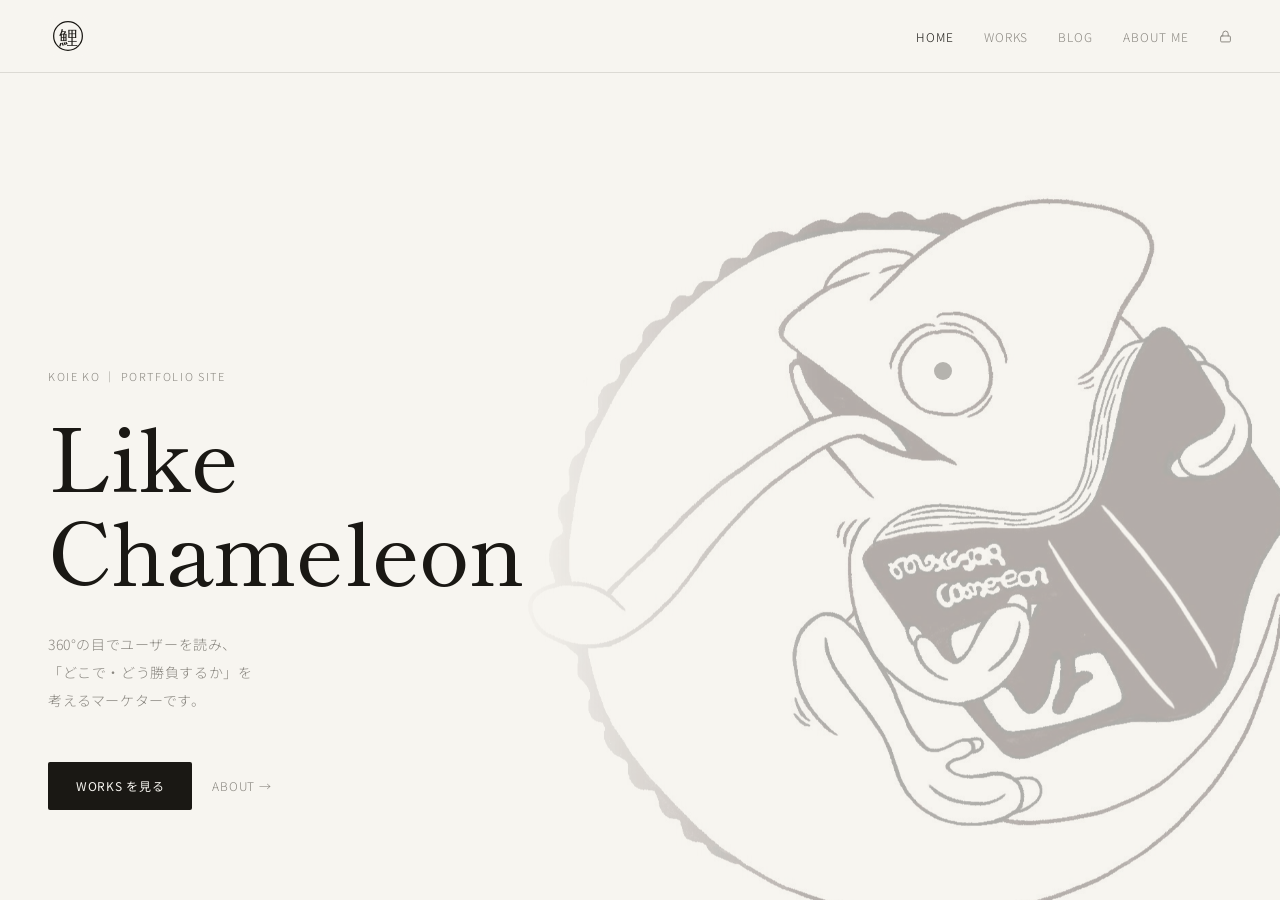
<file: index.html>
<!DOCTYPE html>
<html lang="ja">
<head>
<meta charset="UTF-8">
<meta name="viewport" content="width=device-width, initial-scale=1.0">
<meta name="color-scheme" content="light only">
<meta name="supported-color-schemes" content="light">
<title>鯉江 昂 — KO KOIE ｜ Marketing</title>
<meta name="description" content="鯉江 昂のポートフォリオサイトです。ユーザー理解とデータを起点に、「どこで・どう勝負するか」を考えるマーケターです。">
<link rel="canonical" href="https://koieko.com/">
<!-- OGP / Twitter Card -->
<meta property="og:type" content="website">
<meta property="og:site_name" content="鯉江 昂 — KO KOIE">
<meta property="og:title" content="鯉江 昂 — KO KOIE ｜ Marketing">
<meta property="og:description" content="鯉江 昂のポートフォリオサイトです。ユーザー理解とデータを起点に、「どこで・どう勝負するか」を考えるマーケターです。">
<meta property="og:url" content="https://koieko.com/">
<meta property="og:image" content="https://koieko.com/ogp.png">
<meta property="og:image:width" content="1200">
<meta property="og:image:height" content="630">
<meta property="og:image:alt" content="「鯉」の漢字を丸で囲んだロゴマークと、鯉江 昂 — KO KOIE / Marketing の文字">
<meta property="og:locale" content="ja_JP">
<meta name="twitter:card" content="summary_large_image">
<meta name="twitter:title" content="鯉江 昂 — KO KOIE ｜ Marketing">
<meta name="twitter:description" content="鯉江 昂のポートフォリオサイトです。ユーザー理解とデータを起点に、「どこで・どう勝負するか」を考えるマーケターです。">
<meta name="twitter:image" content="https://koieko.com/ogp.png">
<!-- favicon（鯉○モチーフ） -->
<link rel="icon" href="favicon.svg" type="image/svg+xml">
<link rel="icon" href="favicon.png" sizes="any">
<link rel="apple-touch-icon" href="favicon.png">
<link rel="preconnect" href="https://fonts.googleapis.com">
<link rel="preconnect" href="https://fonts.gstatic.com" crossorigin>
<link href="https://fonts.googleapis.com/css2?family=Noto+Sans+JP:wght@300;400;500;700&family=Noto+Serif+JP:wght@400;500&family=Shippori+Mincho:wght@400;500&display=swap&subset=japanese,latin" rel="stylesheet">
<link rel="stylesheet" href="assets/style.css">
<script type="application/ld+json">
{
  "@context": "https://schema.org",
  "@type": "Person",
  "name": "鯉江 昂",
  "alternateName": "KO KOIE",
  "url": "https://koieko.com/",
  "jobTitle": "マーケター",
  "description": "ユーザー理解とデータを起点に、「どこで・どう勝負するか」を考えるマーケター。"
}
</script>
</head>
<body class="loading">

<!-- ローディング：「鯉」を丸で囲む。円が一周描かれてからフェードアウト -->
<div id="loader">
  <div class="ld">
    <svg class="ld-ring" viewBox="0 0 100 100" aria-hidden="true"><circle cx="50" cy="50" r="46"/></svg>
    <span class="ld-kanji">鯉</span>
  </div>
</div>

<nav id="nav">
  <a class="brand" href="/" aria-label="Like Chameleon — Home">
    <span class="brand-mark"><img src="favicon.svg" width="40" height="40" alt="" aria-hidden="true" draggable="false"></span>
  </a>
  <ul class="lk">
    <li><a href="/" class="cur">Home</a></li>
    <li><a href="work.html">Works</a></li>
    <li><a href="blog.html">Blog</a></li>
    <li><a href="info.html">About me</a></li>
    <li class="lk-lock"><a href="aikotoba.html" aria-label="tools" title="tools"><svg xmlns="http://www.w3.org/2000/svg" width="13" height="13" viewBox="0 0 24 24" fill="none" stroke="currentColor" stroke-width="1.8" stroke-linecap="round" stroke-linejoin="round" aria-hidden="true" style="display:inline-block;vertical-align:-1px"><rect x="3" y="11" width="18" height="11" rx="2"/><path d="M7 11V7a5 5 0 0 1 10 0v4"/></svg></a></li>
  </ul>
</nav>

<section class="hero">
  <div class="hero-left">
    <p class="hero-label">KOIE KO ｜ Portfolio Site</p>
    <h1 class="hero-name">Like&thinsp;Chameleon</h1>
    <p class="hero-desc">
      360°の目でユーザーを読み、<br>
      「どこで・どう勝負するか」を<br>
      考えるマーケターです。
    </p>
    <div class="hero-actions">
      <a href="work.html" class="btn-primary">Works を見る</a>
      <a href="info.html" class="btn-link">About →</a>
    </div>
  </div>

  <div class="chameleon-bg" aria-hidden="true">
    <img class="cham-base" src="chameleon_noeyes.jpg" alt="">
    <span class="cham-pupil"></span>
  </div>
</section>

<script src="assets/site.js"></script>
</body>
</html>
</file>
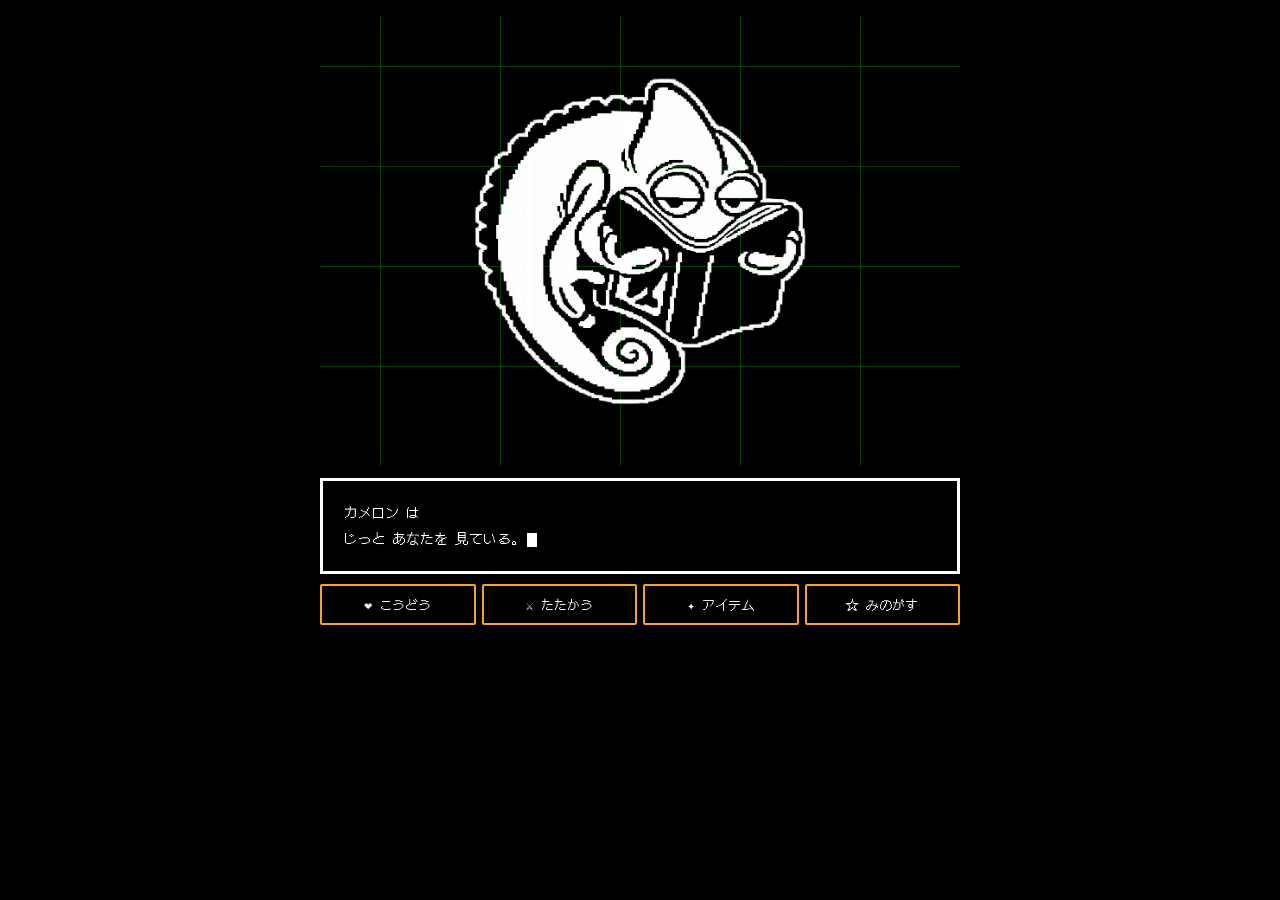
<file: aikotoba.html>
<!DOCTYPE html>
<html lang="ja">
<head>
<meta charset="UTF-8">
<meta name="viewport" content="width=device-width, initial-scale=1.0">
<meta name="robots" content="noindex">
<title>カメロン</title>
<link rel="icon" href="favicon.svg" type="image/svg+xml">
<link rel="icon" href="favicon.png" sizes="any">
<link rel="preconnect" href="https://fonts.googleapis.com">
<link rel="preconnect" href="https://fonts.gstatic.com" crossorigin>
<link href="https://fonts.googleapis.com/css2?family=DotGothic16&display=swap" rel="stylesheet">
<style>
* { box-sizing: border-box; margin: 0; padding: 0; }
html, body { height: 100%; background: #000; }
body {
  color: #fff;
  font-family: 'DotGothic16', monospace;
  font-size: 14px;
  display: flex;
  align-items: center;
  justify-content: center;
  height: 100vh;
  padding: 16px;
}
.ut {
  width: 100%;
  max-width: 640px;
  height: 100%;
  display: flex;
  flex-direction: column;
  align-items: center;
}

/* カメレオン：上半分を使う */
.ut-cham-wrap {
  width: 100%;
  flex: 1;
  max-height: 50vh;
  min-height: 0;
  display: flex;
  align-items: center;
  justify-content: center;
  background-color: #000;
  background-image:
    linear-gradient(rgba(0,255,0,0.25) 1px, transparent 1px),
    linear-gradient(90deg, rgba(0,255,0,0.25) 1px, transparent 1px);
  background-size: 120px 100px;
  background-position: 60px 50px;
}
.ut-cham {
  max-height: 38vh;
  max-width: 60%;
  width: auto;
  height: auto;
  object-fit: contain;
  opacity: 0;
  mix-blend-mode: screen;
  transition: opacity 0.3s ease;
  pointer-events: none;
}
.ut-cham.on { opacity: 1; }

/* ダイアログ */
.ut-dialog {
  width: 100%;
  border: 3px solid #fff;
  background: #000;
  margin: 12px 0 10px;
  height: 96px;
  flex-shrink: 0;
  display: flex;
  align-items: center;
  padding: 0 20px;
  overflow: hidden;
}
.ut-dialog-inner { width: 100%; }

.ut-plain {
  font-size: 14px;
  line-height: 1.85;
  color: #fff;
  white-space: pre-wrap;
}
.ut-cursor {
  display: inline-block;
  width: 10px;
  height: 14px;
  background: #fff;
  margin-left: 2px;
  vertical-align: middle;
  animation: blink 0.8s step-end infinite;
}
@keyframes blink { 50% { opacity: 0; } }

.ut-choices { display: flex; flex-direction: column; gap: 2px; }
.ut-choice {
  font-size: 14px;
  line-height: 1.85;
  color: #fff;
  display: flex;
  align-items: center;
  gap: 4px;
  cursor: pointer;
}
.ut-choice .heart { color: #e00; visibility: hidden; width: 16px; flex-shrink: 0; }
.ut-choice.selected .heart { visibility: visible; }

/* ボタン */
.ut-bottom { width: 100%; flex-shrink: 0; display: flex; flex-direction: column; gap: 8px; }
.ut-buttons { display: grid; grid-template-columns: repeat(4, 1fr); gap: 6px; }
.ut-btn {
  font-family: 'DotGothic16', monospace;
  font-size: 13px;
  color: #fff;
  background: #000;
  border: 2.5px solid #f5a623;
  border-radius: 2px;
  padding: 9px 4px;
  cursor: pointer;
  text-align: center;
  transition: background 0.15s, color 0.15s;
  white-space: nowrap;
}
.ut-btn:hover, .ut-btn.active { background: #f5a623; color: #000; }
.ut-btn:disabled { opacity: 0.3; cursor: default; pointer-events: none; }

.ut-input-row { display: none; align-items: center; gap: 8px; padding: 4px 0 0; }
.ut-input-row.show { display: flex; }
.ut-heart-icon { color: #fff; font-size: 14px; flex-shrink: 0; }
.ut-input {
  flex: 1;
  font-family: 'DotGothic16', monospace;
  font-size: 14px;
  color: #fff;
  background: #000;
  border: none;
  border-bottom: 2px solid #fff;
  padding: 4px 0;
  outline: none;
}
.ut-input::placeholder { color: #444; }
.ut-enter {
  font-family: 'DotGothic16', monospace;
  font-size: 12px;
  color: #000;
  background: #fff;
  border: none;
  padding: 7px 14px;
  cursor: pointer;
  flex-shrink: 0;
}
.ut-enter:hover { opacity: 0.75; }

.shake { animation: shake 0.35s ease; }
@keyframes shake {
  0%,100%{transform:translateX(0)}
  20%{transform:translateX(-5px)}
  40%{transform:translateX(5px)}
  60%{transform:translateX(-4px)}
  80%{transform:translateX(4px)}
}
@media(max-width:480px){ .ut-btn { font-size: 11px; padding: 8px 2px; } }
</style>
</head>
<body>
<div class="ut">

  <div class="ut-cham-wrap">
    <img class="ut-cham on" id="cA" src="cameleon_e.png" alt="">
  </div>

  <div class="ut-dialog" id="dialog">
    <div class="ut-dialog-inner" id="dinner"></div>
  </div>

  <div class="ut-bottom">
    <div class="ut-buttons">
      <button class="ut-btn" id="btnAct"   onclick="doAct()">❤ こうどう</button>
      <button class="ut-btn" id="btnFight" onclick="doOther('FIGHT')">⚔ たたかう</button>
      <button class="ut-btn" id="btnItem"  onclick="doOther('ITEM')">✦ アイテム</button>
      <button class="ut-btn" id="btnMercy" onclick="doMercy()">☆ みのがす</button>
    </div>
    <div class="ut-input-row" id="inputRow">
      <span class="ut-heart-icon">❤</span>
      <input class="ut-input" id="passInput" type="text" placeholder="合言葉を入力...">
      <button class="ut-enter" onclick="checkPass()">ENTER</button>
    </div>
  </div>

</div>
<script>
  const PASS = 'ハローワールド';
  const DEST = 'https://toolbox.koieko.com';
  let ignores = 0, frozen = false, wrongCount = 0;
  let mercyMode = false, selectedChoice = 0;

  function setPlain(t) {
    mercyMode = false;
    document.getElementById('dinner').innerHTML =
      '<div class="ut-plain">' + t + '<span class="ut-cursor"></span></div>';
  }

  function setChoices() {
    mercyMode = true;
    selectedChoice = 0;
    document.getElementById('dinner').innerHTML =
      '<div class="ut-choices">' +
        '<div class="ut-choice selected" id="ch0" onclick="clickChoice(0)">' +
          '<span class="heart">❤</span><span>❋ koieko.com にもどる</span>' +
        '</div>' +
        '<div class="ut-choice" id="ch1" onclick="clickChoice(1)">' +
          '<span class="heart">❤</span><span>❋ このままとどまる</span>' +
        '</div>' +
      '</div>';
  }

  function selectChoice(idx) {
    selectedChoice = idx;
    document.querySelectorAll('.ut-choice').forEach((el,i) => {
      el.classList.toggle('selected', i===idx);
    });
  }

  function clickChoice(idx) {
    selectChoice(idx);
    setTimeout(() => confirmChoice(), 100);
  }

  function confirmChoice() {
    if (selectedChoice === 0) {
      window.location.href = 'https://koieko.com';
    } else {
      mercyMode = false;
      document.querySelectorAll('.ut-btn').forEach(b => b.classList.remove('active'));
      setPlain('カメロン は\nじっと あなたを 見ている。');
    }
  }

  function hideInputRow() {
    document.getElementById('inputRow').classList.remove('show');
  }

  function doAct() {
    if (frozen) { setPlain('......\nページをめくる音だけがする。'); hideInputRow(); return; }
    document.querySelectorAll('.ut-btn').forEach(b => b.classList.remove('active'));
    document.getElementById('btnAct').classList.add('active');
    hideInputRow();
    document.getElementById('inputRow').classList.add('show');
    setPlain('合言葉を言ってみる。');
    document.getElementById('passInput').focus();
  }

  const fightTexts = ['そんなことをしたらページが消えてしまう。','まだやるのか。'];
  let fightIdx = 0;
  let itemMode = false;
  let selectedItem = 0;

  function setItemChoices() {
    itemMode = true;
    selectedItem = 0;
    document.getElementById('dinner').innerHTML =
      '<div class="ut-choices">' +
        '<div class="ut-choice selected" id="it0" onclick="clickItem(0)">' +
          '<span class="heart">❤</span><span>❋ 使いかけのアイデア</span>' +
        '</div>' +
        '<div class="ut-choice" id="it1" onclick="clickItem(1)">' +
          '<span class="heart">❤</span><span>❋ しおり</span>' +
        '</div>' +
      '</div>';
  }

  function selectItem(idx) {
    selectedItem = idx;
    document.querySelectorAll('.ut-choice').forEach((el,i) => {
      el.classList.toggle('selected', i===idx);
    });
  }

  function clickItem(idx) {
    selectItem(idx);
    setTimeout(() => useItem(idx), 100);
  }

  function useItem(idx) {
    itemMode = false;
    if (idx === 0) {
      setPlain('使いかけのアイデア を 使った。\n合言葉を 知っていれば\n秘密の世界へ 移動できる。');
    } else {
      setPlain('しおり を 使おうとした。\n……まだ 読み始めたばかりだ。\n今は 使えそうにない。');
    }
  }

  function doOther(action) {
    document.querySelectorAll('.ut-btn').forEach(b => b.classList.remove('active'));
    hideInputRow();
    itemMode = false;

    if (action === 'ITEM') {
      document.getElementById('btnItem').classList.add('active');
      setItemChoices();
      return;
    }

    if (frozen) { setPlain('......\nカメロンはもうこちらを見ていない。'); return; }

    if (action === 'FIGHT') {
      ignores++;
      const msg = fightTexts[Math.min(fightIdx, fightTexts.length-1)];
      fightIdx++;
      if (ignores===1) { setPlain(msg); }
      else { frozen=true; setPlain('......\nカメロンは本のページをめくった。\nもうこちらを見ていない。'); }
    }
  }

  function doMercy() {
    document.querySelectorAll('.ut-btn').forEach(b => b.classList.remove('active'));
    document.getElementById('btnMercy').classList.add('active');
    hideInputRow();
    setChoices();
  }

  function checkPass() {
    const val = document.getElementById('passInput').value.trim();
    if (val===PASS) {
      setPlain('...\nそうか。通れ。');
      hideInputRow();
      document.querySelectorAll('.ut-btn').forEach(b => { b.disabled=true; });
      setTimeout(() => { window.location.href = DEST; }, 1200);
    } else {
      wrongCount++;
      const msgs = ['ちがう。もう一度思い出せ。','それではない。','まだわからないのか。'];
      setPlain(msgs[Math.min(wrongCount-1, 2)]);
      const d = document.getElementById('dialog');
      d.classList.remove('shake'); void d.offsetWidth; d.classList.add('shake');
      document.getElementById('passInput').value = '';
    }
  }

  document.addEventListener('keydown', e => {
    if (mercyMode) {
      if (e.key==='ArrowUp' || e.key==='ArrowDown') { e.preventDefault(); selectChoice((selectedChoice+1)%2); }
      if (e.key==='Enter' || e.key==='z' || e.key==='Z') { e.preventDefault(); confirmChoice(); }
      return;
    }
    if (itemMode) {
      if (e.key==='ArrowUp' || e.key==='ArrowDown') { e.preventDefault(); selectItem((selectedItem+1)%2); }
      if (e.key==='Enter' || e.key==='z' || e.key==='Z') { e.preventDefault(); useItem(selectedItem); }
      return;
    }
    if (e.key==='Enter' && document.getElementById('inputRow').classList.contains('show')) {
      checkPass();
    }
  });

  setPlain('カメロン は\nじっと あなたを 見ている。');
</script>
</body>
</html>
</file>
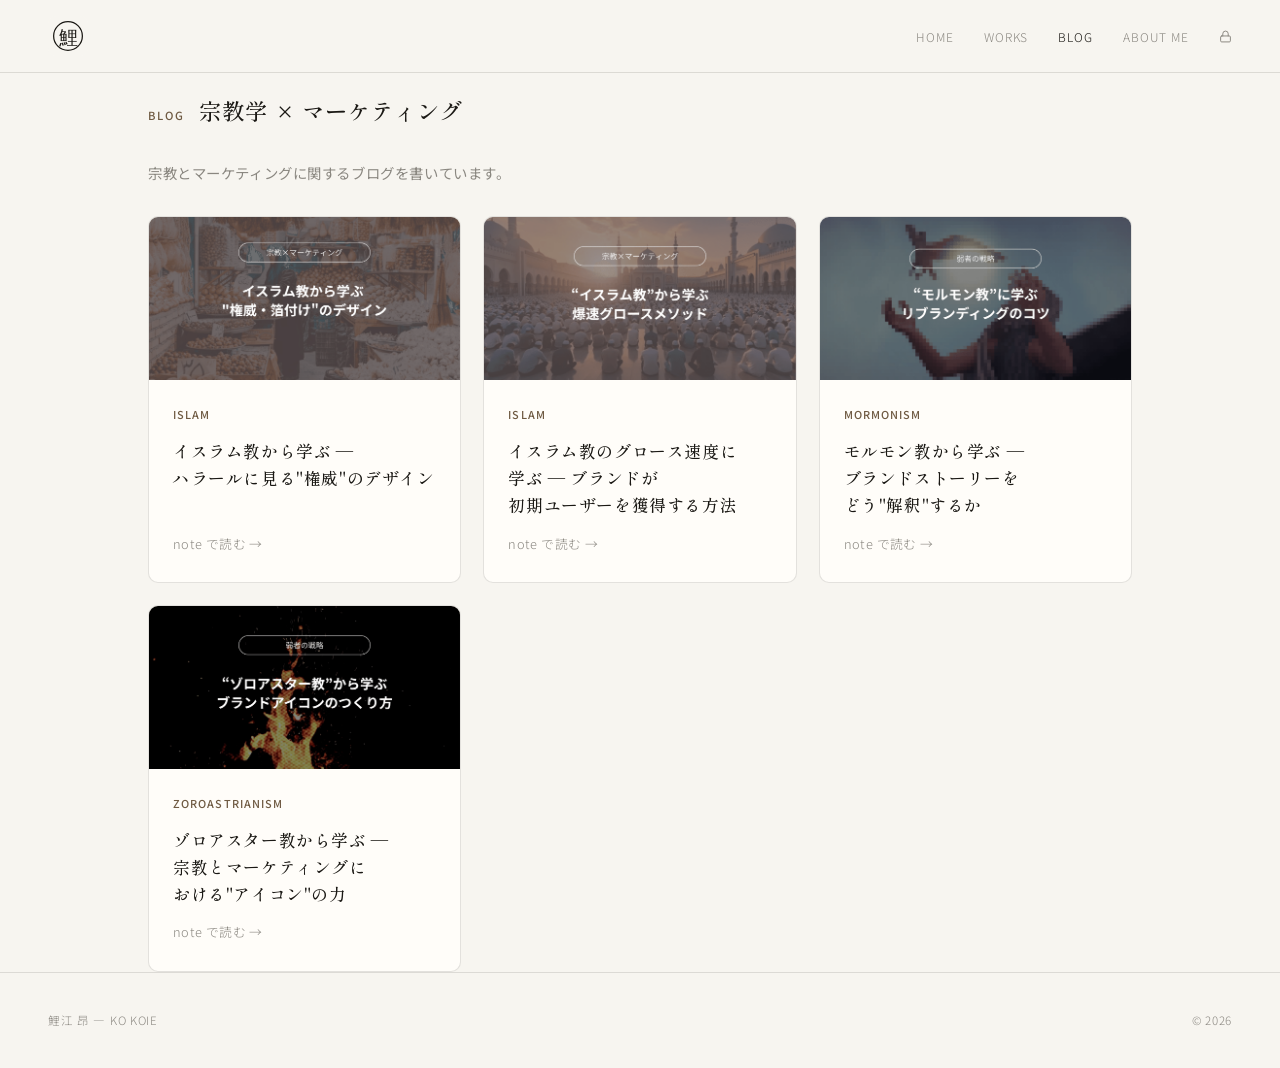
<file: blog.html>
<!DOCTYPE html>
<html lang="ja">
<head>
<meta charset="UTF-8">
<meta name="viewport" content="width=device-width, initial-scale=1.0">
<meta name="color-scheme" content="light only">
<meta name="supported-color-schemes" content="light">
<title>Blog — 宗教とマーケティング ｜ 鯉江 昂</title>
<meta name="description" content="宗教とマーケティングに関するブログ。宗教の広がり方をマーケティングの目で読み解く考察を書いています。">
<link rel="canonical" href="https://koieko.com/blog.html">
<meta property="og:type" content="website">
<meta property="og:site_name" content="鯉江 昂 — KO KOIE">
<meta property="og:title" content="Blog — 宗教とマーケティング ｜ 鯉江 昂">
<meta property="og:description" content="宗教とマーケティングに関するブログ。宗教の広がり方をマーケティングの目で読み解く考察。">
<meta property="og:url" content="https://koieko.com/blog.html">
<meta property="og:image" content="https://koieko.com/ogp.png">
<meta property="og:image:width" content="1200">
<meta property="og:image:height" content="630">
<meta property="og:image:alt" content="「鯉」の漢字を丸で囲んだロゴマークと、鯉江 昂 — KO KOIE / Marketing の文字">
<meta property="og:locale" content="ja_JP">
<meta name="twitter:card" content="summary_large_image">
<meta name="twitter:title" content="Blog — 宗教とマーケティング ｜ 鯉江 昂">
<meta name="twitter:description" content="宗教とマーケティングに関するブログ。">
<meta name="twitter:image" content="https://koieko.com/ogp.png">
<link rel="icon" href="favicon.svg" type="image/svg+xml">
<link rel="icon" href="favicon.png" sizes="any">
<link rel="apple-touch-icon" href="favicon.png">
<link rel="preconnect" href="https://fonts.googleapis.com">
<link rel="preconnect" href="https://fonts.gstatic.com" crossorigin>
<link href="https://fonts.googleapis.com/css2?family=Noto+Sans+JP:wght@300;400;500;700&family=Noto+Serif+JP:wght@400;500&family=Shippori+Mincho:wght@400;500&display=swap&subset=japanese,latin" rel="stylesheet">
<link rel="stylesheet" href="assets/style.css">
</head>
<body class="loading">

<div id="loader">
  <div class="ld">
    <svg class="ld-ring" viewBox="0 0 100 100" aria-hidden="true"><circle cx="50" cy="50" r="46"/></svg>
    <span class="ld-kanji">鯉</span>
  </div>
</div>

<nav id="nav">
  <a class="brand" href="/" aria-label="Like Chameleon — Home">
    <span class="brand-mark"><img src="favicon.svg" width="40" height="40" alt="" aria-hidden="true" draggable="false"></span>
  </a>
  <ul class="lk">
    <li><a href="/">Home</a></li>
    <li><a href="work.html">Works</a></li>
    <li><a href="blog.html" class="cur">Blog</a></li>
    <li><a href="info.html">About me</a></li>
    <li class="lk-lock"><a href="aikotoba.html" aria-label="tools" title="tools"><svg xmlns="http://www.w3.org/2000/svg" width="13" height="13" viewBox="0 0 24 24" fill="none" stroke="currentColor" stroke-width="1.8" stroke-linecap="round" stroke-linejoin="round" aria-hidden="true" style="display:inline-block;vertical-align:-1px"><rect x="3" y="11" width="18" height="11" rx="2"/><path d="M7 11V7a5 5 0 0 1 10 0v4"/></svg></a></li>
  </ul>
</nav>

<section id="blog" class="page-top">
  <div class="wrap">
    <div class="label"><span class="idx">BLOG</span><h2>宗教学 × マーケティング</h2></div>
    <p class="lead-note">宗教とマーケティングに関するブログを書いています。</p>

    <div class="posts">

      <a class="post" href="https://note.com/koieko/n/n290b8699b85c" target="_blank" rel="noopener">
        <div class="post-thumb"><img src="assets/blog/halal.png" alt="イスラム教から学ぶ ハラールに見る権威のデザイン" loading="lazy"></div>
        <div class="post-body">
          <span class="post-tag">Islam</span>
          <h3>イスラム教から学ぶ ― ハラールに見る"権威"のデザイン</h3>
          <span class="post-more">note で読む →</span>
        </div>
      </a>

      <a class="post" href="https://note.com/koieko/n/nfd742489f367" target="_blank" rel="noopener">
        <div class="post-thumb"><img src="assets/blog/islam.png" alt="イスラム教のグロース速度に学ぶ 初期ユーザー獲得" loading="lazy"></div>
        <div class="post-body">
          <span class="post-tag">Islam</span>
          <h3>イスラム教のグロース速度に学ぶ ― ブランドが初期ユーザーを獲得する方法</h3>
          <span class="post-more">note で読む →</span>
        </div>
      </a>

      <a class="post" href="https://note.com/koieko/n/n509657feb08d" target="_blank" rel="noopener">
        <div class="post-thumb"><img src="assets/blog/mormon.png" alt="モルモン教から学ぶ ブランドストーリーの解釈" loading="lazy"></div>
        <div class="post-body">
          <span class="post-tag">Mormonism</span>
          <h3>モルモン教から学ぶ ― ブランドストーリーをどう"解釈"するか</h3>
          <span class="post-more">note で読む →</span>
        </div>
      </a>

      <a class="post" href="https://note.com/koieko/n/n45f73bb760b5" target="_blank" rel="noopener">
        <div class="post-thumb"><img src="assets/blog/zoroaster.png" alt="ゾロアスター教から学ぶ アイコンの力" loading="lazy"></div>
        <div class="post-body">
          <span class="post-tag">Zoroastrianism</span>
          <h3>ゾロアスター教から学ぶ ― 宗教とマーケティングにおける"アイコン"の力</h3>
          <span class="post-more">note で読む →</span>
        </div>
      </a>

    </div>
  </div>
</section>

<footer>
  <span>鯉江 昂 — KO KOIE</span><span>© 2026</span>
</footer>

<script src="assets/site.js"></script>
</body>
</html>
</file>
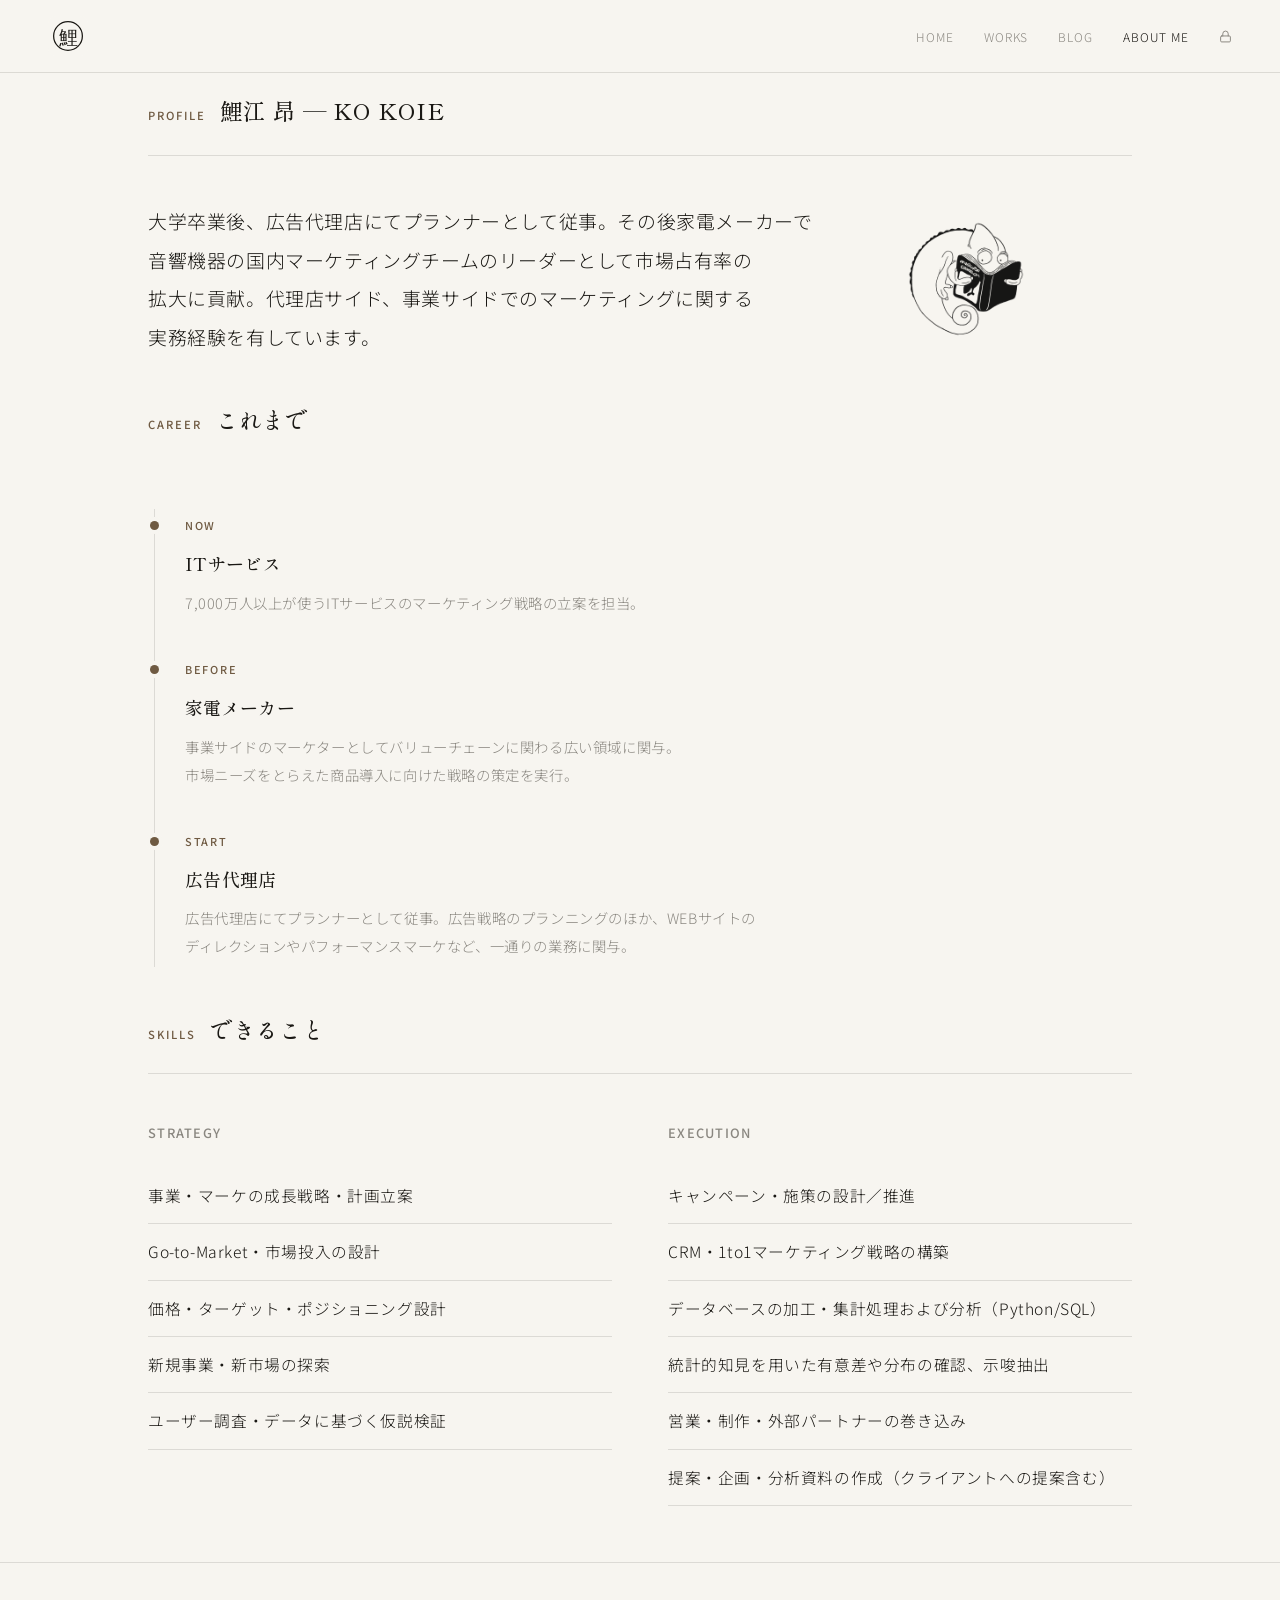
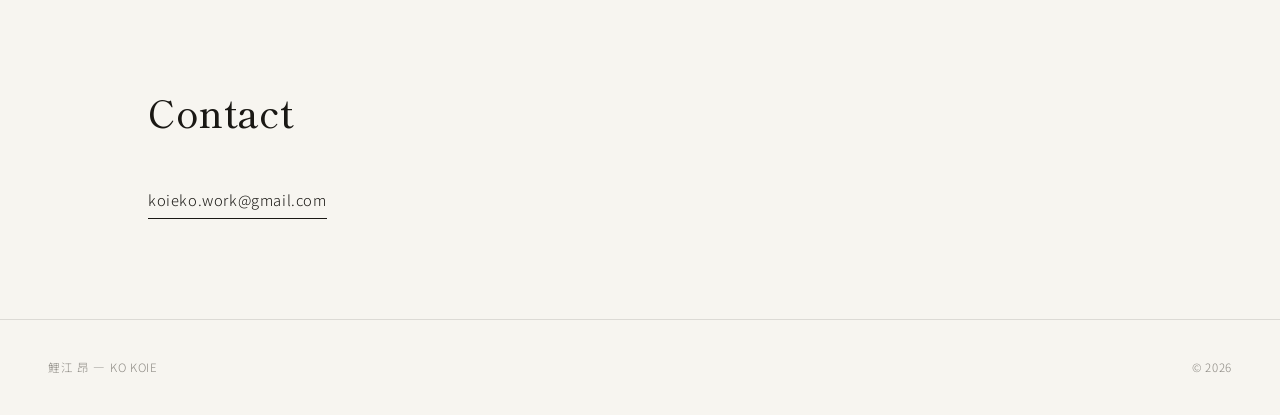
<file: info.html>
<!DOCTYPE html>
<html lang="ja">
<head>
<meta charset="UTF-8">
<meta name="viewport" content="width=device-width, initial-scale=1.0">
<meta name="color-scheme" content="light only">
<meta name="supported-color-schemes" content="light">
<title>About me — プロフィール ｜ 鯉江 昂</title>
<meta name="description" content="鯉江 昂のプロフィール・経歴・スキル・連絡先。代理店サイドと事業サイド、両方のマーケティング実務経験を持つマーケターです。">
<link rel="canonical" href="https://koieko.com/info.html">
<meta property="og:type" content="profile">
<meta property="og:site_name" content="鯉江 昂 — KO KOIE">
<meta property="og:title" content="About me — プロフィール ｜ 鯉江 昂">
<meta property="og:description" content="鯉江 昂のプロフィール・経歴・スキル・連絡先。">
<meta property="og:url" content="https://koieko.com/info.html">
<meta property="og:image" content="https://koieko.com/ogp.png">
<meta property="og:image:width" content="1200">
<meta property="og:image:height" content="630">
<meta property="og:image:alt" content="「鯉」の漢字を丸で囲んだロゴマークと、鯉江 昂 — KO KOIE / Marketing の文字">
<meta property="og:locale" content="ja_JP">
<meta name="twitter:card" content="summary_large_image">
<meta name="twitter:title" content="About me — プロフィール ｜ 鯉江 昂">
<meta name="twitter:description" content="鯉江 昂のプロフィール・経歴・スキル・連絡先。">
<meta name="twitter:image" content="https://koieko.com/ogp.png">
<link rel="icon" href="favicon.svg" type="image/svg+xml">
<link rel="icon" href="favicon.png" sizes="any">
<link rel="apple-touch-icon" href="favicon.png">
<link rel="preconnect" href="https://fonts.googleapis.com">
<link rel="preconnect" href="https://fonts.gstatic.com" crossorigin>
<link href="https://fonts.googleapis.com/css2?family=Noto+Sans+JP:wght@300;400;500;700&family=Noto+Serif+JP:wght@400;500&family=Shippori+Mincho:wght@400;500&display=swap&subset=japanese,latin" rel="stylesheet">
<link rel="stylesheet" href="assets/style.css">
</head>
<body class="loading">

<div id="loader">
  <div class="ld">
    <svg class="ld-ring" viewBox="0 0 100 100" aria-hidden="true"><circle cx="50" cy="50" r="46"/></svg>
    <span class="ld-kanji">鯉</span>
  </div>
</div>

<nav id="nav">
  <a class="brand" href="/" aria-label="Like Chameleon — Home">
    <span class="brand-mark"><img src="favicon.svg" width="40" height="40" alt="" aria-hidden="true" draggable="false"></span>
  </a>
  <ul class="lk">
    <li><a href="/">Home</a></li>
    <li><a href="work.html">Works</a></li>
    <li><a href="blog.html">Blog</a></li>
    <li><a href="info.html" class="cur">About me</a></li>
    <li class="lk-lock"><a href="aikotoba.html" aria-label="tools" title="tools"><svg xmlns="http://www.w3.org/2000/svg" width="13" height="13" viewBox="0 0 24 24" fill="none" stroke="currentColor" stroke-width="1.8" stroke-linecap="round" stroke-linejoin="round" aria-hidden="true" style="display:inline-block;vertical-align:-1px"><rect x="3" y="11" width="18" height="11" rx="2"/><path d="M7 11V7a5 5 0 0 1 10 0v4"/></svg></a></li>
  </ul>
</nav>

<section id="profile" class="page-top">
  <div class="wrap">
    <div class="label"><span class="idx">PROFILE</span><h2>鯉江 昂 — KO KOIE</h2></div>
    <div class="prof-row">
      <div class="prof">
        <p>大学卒業後、広告代理店にてプランナーとして従事。その後家電メーカーで音響機器の国内マーケティングチームのリーダーとして市場占有率の拡大に貢献。代理店サイド、事業サイドでのマーケティングに関する実務経験を有しています。</p>
      </div>
      <div class="avatar avatar-cham" role="img" aria-label="鯉江 昂のアバター（カメレオン）">
        <img class="av-layer is-on" data-tilt="a" src="chameleon_a.jpg" alt="鯉江 昂のアバター（カメレオン）">
        <img class="av-layer" data-tilt="b" src="chameleon_b.jpg" alt="" aria-hidden="true">
        <img class="av-layer" data-tilt="c" src="chameleon_c.jpg" alt="" aria-hidden="true">
      </div>
    </div>
  </div>
</section>

<section id="career">
  <div class="wrap">
    <div class="label"><span class="idx">CAREER</span><h2>これまで</h2></div>
    <div class="timeline">
      <div class="tl">
        <div class="tl-yr">Now</div>
        <div class="tl-body">
          <h4>ITサービス</h4>
          <p>7,000万人以上が使うITサービスのマーケティング戦略の立案を担当。</p>
        </div>
      </div>
      <div class="tl">
        <div class="tl-yr">Before</div>
        <div class="tl-body">
          <h4>家電メーカー</h4>
          <p>事業サイドのマーケターとしてバリューチェーンに関わる広い領域に関与。市場ニーズをとらえた商品導入に向けた戦略の策定を実行。</p>
        </div>
      </div>
      <div class="tl">
        <div class="tl-yr">Start</div>
        <div class="tl-body">
          <h4>広告代理店</h4>
          <p>広告代理店にてプランナーとして従事。広告戦略のプランニングのほか、WEBサイトのディレクションやパフォーマンスマーケなど、一通りの業務に関与。</p>
        </div>
      </div>
    </div>
  </div>
</section>

<section id="skills">
  <div class="wrap">
    <div class="label"><span class="idx">SKILLS</span><h2>できること</h2></div>
    <div class="skills-grid">
      <div>
        <h4>STRATEGY</h4>
        <ul>
          <li>事業・マーケの成長戦略・計画立案</li>
          <li>Go-to-Market・市場投入の設計</li>
          <li>価格・ターゲット・ポジショニング設計</li>
          <li>新規事業・新市場の探索</li>
          <li>ユーザー調査・データに基づく仮説検証</li>
        </ul>
      </div>
      <div>
        <h4>EXECUTION</h4>
        <ul>
          <li>キャンペーン・施策の設計／推進</li>
          <li>CRM・1to1マーケティング戦略の構築</li>
          <li>データベースの加工・集計処理および分析（Python/SQL）</li>
          <li>統計的知見を用いた有意差や分布の確認、示唆抽出</li>
          <li>営業・制作・外部パートナーの巻き込み</li>
          <li>提案・企画・分析資料の作成（クライアントへの提案含む）</li>
        </ul>
      </div>
    </div>
  </div>
</section>

<section id="contact" class="contact">
  <div class="wrap">
    <div class="big">Contact</div>
    <div class="links">
      <a class="copy-mail" href="mailto:koieko.work@gmail.com" data-mail="koieko.work@gmail.com" title="クリックでメールアドレスをコピー">koieko.work@gmail.com</a>
    </div>
  </div>
</section>

<footer>
  <span>鯉江 昂 — KO KOIE</span><span>© 2026</span>
</footer>

<script src="assets/site.js"></script>
</body>
</html>
</file>
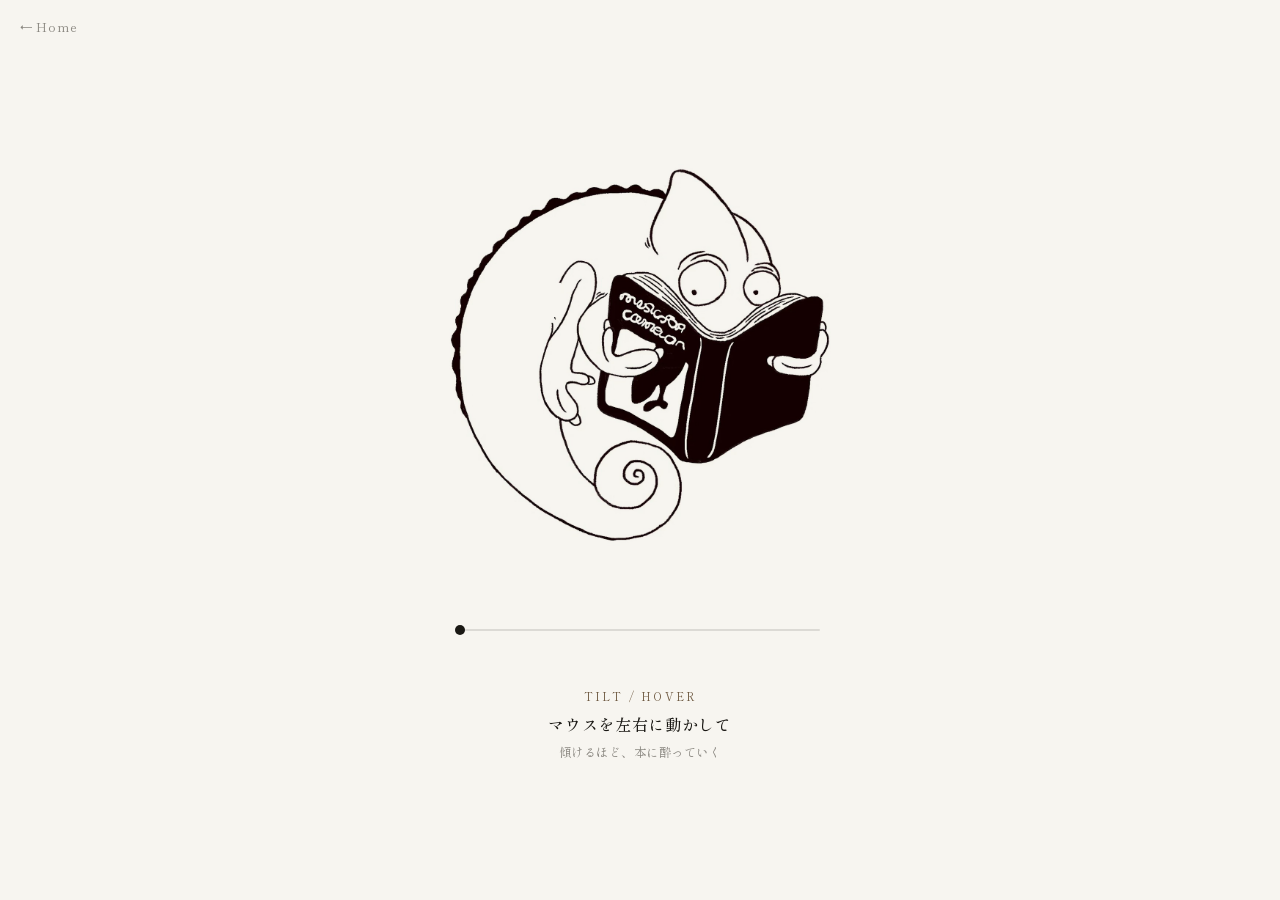
<file: proto.html>
<!DOCTYPE html>
<html lang="ja">
<head>
<meta charset="UTF-8">
<meta name="viewport" content="width=device-width, initial-scale=1.0, maximum-scale=1.0, user-scalable=no">
<meta name="color-scheme" content="light only">
<title>Tilt Proto — Like Chameleon</title>
<link rel="preconnect" href="https://fonts.googleapis.com">
<link rel="preconnect" href="https://fonts.gstatic.com" crossorigin>
<link href="https://fonts.googleapis.com/css2?family=Shippori+Mincho:wght@400;500&display=swap" rel="stylesheet">
<style>
  :root{ --paper:#f7f5f0; --ink:#1a1814; --ink2:#8a8780; --sepia:#6f5a42; --display:'Shippori Mincho',serif; }
  *{margin:0;padding:0;box-sizing:border-box;}
  html,body{height:100%;}
  body{
    background:var(--paper);color:var(--ink);
    font-family:var(--display);
    display:flex;flex-direction:column;align-items:center;justify-content:center;
    min-height:100dvh;gap:6vh;padding:24px;overflow:hidden;
    -webkit-tap-highlight-color:transparent;
  }

  .stage{position:relative;width:min(78vw,440px);aspect-ratio:1/1;}
  .stage img{
    position:absolute;inset:0;width:100%;height:100%;object-fit:contain;
    mix-blend-mode:multiply;will-change:opacity;user-select:none;-webkit-user-drag:none;
  }

  .cap{text-align:center;line-height:2;}
  .cap .ttl{font-size:.7rem;letter-spacing:.2em;text-transform:uppercase;color:var(--sepia);}
  .cap .hint{font-size:1rem;font-weight:500;letter-spacing:.04em;}
  .cap .sub{font-size:.78rem;color:var(--ink2);letter-spacing:.04em;}

  /* 傾き量メーター（デバッグ兼演出） */
  .meter{width:min(70vw,360px);height:2px;background:rgba(26,24,20,.12);position:relative;border-radius:2px;}
  .meter i{position:absolute;top:50%;left:50%;width:10px;height:10px;border-radius:50%;background:var(--ink);transform:translate(-50%,-50%);transition:left .08s linear;}

  /* iOS 許可ボタン */
  .ask{position:fixed;inset:0;display:flex;flex-direction:column;align-items:center;justify-content:center;gap:24px;background:var(--paper);text-align:center;padding:32px;}
  .ask.hide{display:none;}
  .ask p{font-size:.9rem;font-weight:400;line-height:2;color:var(--ink2);}
  .ask button{font-family:inherit;font-size:.82rem;letter-spacing:.12em;text-transform:uppercase;color:var(--paper);background:var(--ink);border:none;border-radius:2px;padding:14px 48px;cursor:pointer;}

  .back{position:fixed;top:18px;left:20px;font-size:.78rem;letter-spacing:.06em;color:var(--ink2);text-decoration:none;}
  .back:hover{color:var(--ink);}
</style>
</head>
<body>

<a class="back" href="/">← Home</a>

<div class="stage">
  <img id="la" src="chameleon_a.jpg" alt="本を読むカメレオン（集中）">
  <img id="lb" src="chameleon_b.jpg" alt="">
  <img id="lc" src="chameleon_c.jpg" alt="">
</div>

<div class="meter"><i id="dot"></i></div>

<div class="cap">
  <p class="ttl">Tilt / Hover</p>
  <p class="hint" id="hint">端末を傾けてみて</p>
  <p class="sub">傾けるほど、本に酔っていく</p>
</div>

<!-- iOS 用の許可（必要な端末だけ表示） -->
<div class="ask hide" id="ask">
  <p>このデモは、スマートフォンを<br>傾けると絵が変化します。</p>
  <button type="button" id="askok">はじめる</button>
</div>

<script>
(function(){
  const la=document.getElementById('la'),
        lb=document.getElementById('lb'),
        lc=document.getElementById('lc'),
        dot=document.getElementById('dot'),
        hint=document.getElementById('hint');

  const clamp=(v,a,b)=>Math.max(a,Math.min(b,v));

  // pos: 0(=a) 〜 2(=c) を受け取り、3枚の不透明度を線形補間で配分
  let cur=0, tgt=0;
  function paint(pos){
    let oa,ob,oc;
    if(pos<1){ oa=1-pos; ob=pos; oc=0; }
    else     { oa=0; ob=2-pos; oc=pos-1; }
    la.style.opacity=oa; lb.style.opacity=ob; lc.style.opacity=oc;
    dot.style.left=(pos/2*100)+'%';
  }
  paint(0);

  // 目標値へなめらかに追従
  (function loop(){
    cur+=(tgt-cur)*0.12;
    paint(cur);
    requestAnimationFrame(loop);
  })();

  const fine=window.matchMedia('(hover:hover) and (pointer:fine)').matches;

  function startTilt(){
    window.addEventListener('deviceorientation',e=>{
      const ag=clamp(Math.abs(e.gamma||0),0,45);  // 左右どちらの傾きでも
      tgt=ag/45*2;                                  // 0〜2 にマップ
    });
  }

  if(fine){
    // PC：マウスを左右に動かす（中央=a、端=c）
    hint.textContent='マウスを左右に動かして';
    window.addEventListener('mousemove',e=>{
      const r=Math.abs(e.clientX/Math.max(1,innerWidth)*2-1); // 中央0〜端1
      tgt=r*2;
    });
  }else{
    const D=window.DeviceOrientationEvent;
    const needPerm=typeof D!=='undefined'&&typeof D.requestPermission==='function';
    if(needPerm){
      const ask=document.getElementById('ask');
      ask.classList.remove('hide');
      document.getElementById('askok').addEventListener('click',function(){
        this.disabled=true;
        Promise.resolve().then(()=>D.requestPermission())
          .then(s=>{ if(s==='granted')startTilt(); })
          .catch(()=>{})
          .then(()=>ask.classList.add('hide'));
      },{once:true});
    }else{
      startTilt();
    }
  }
})();
</script>
</body>
</html>
</file>
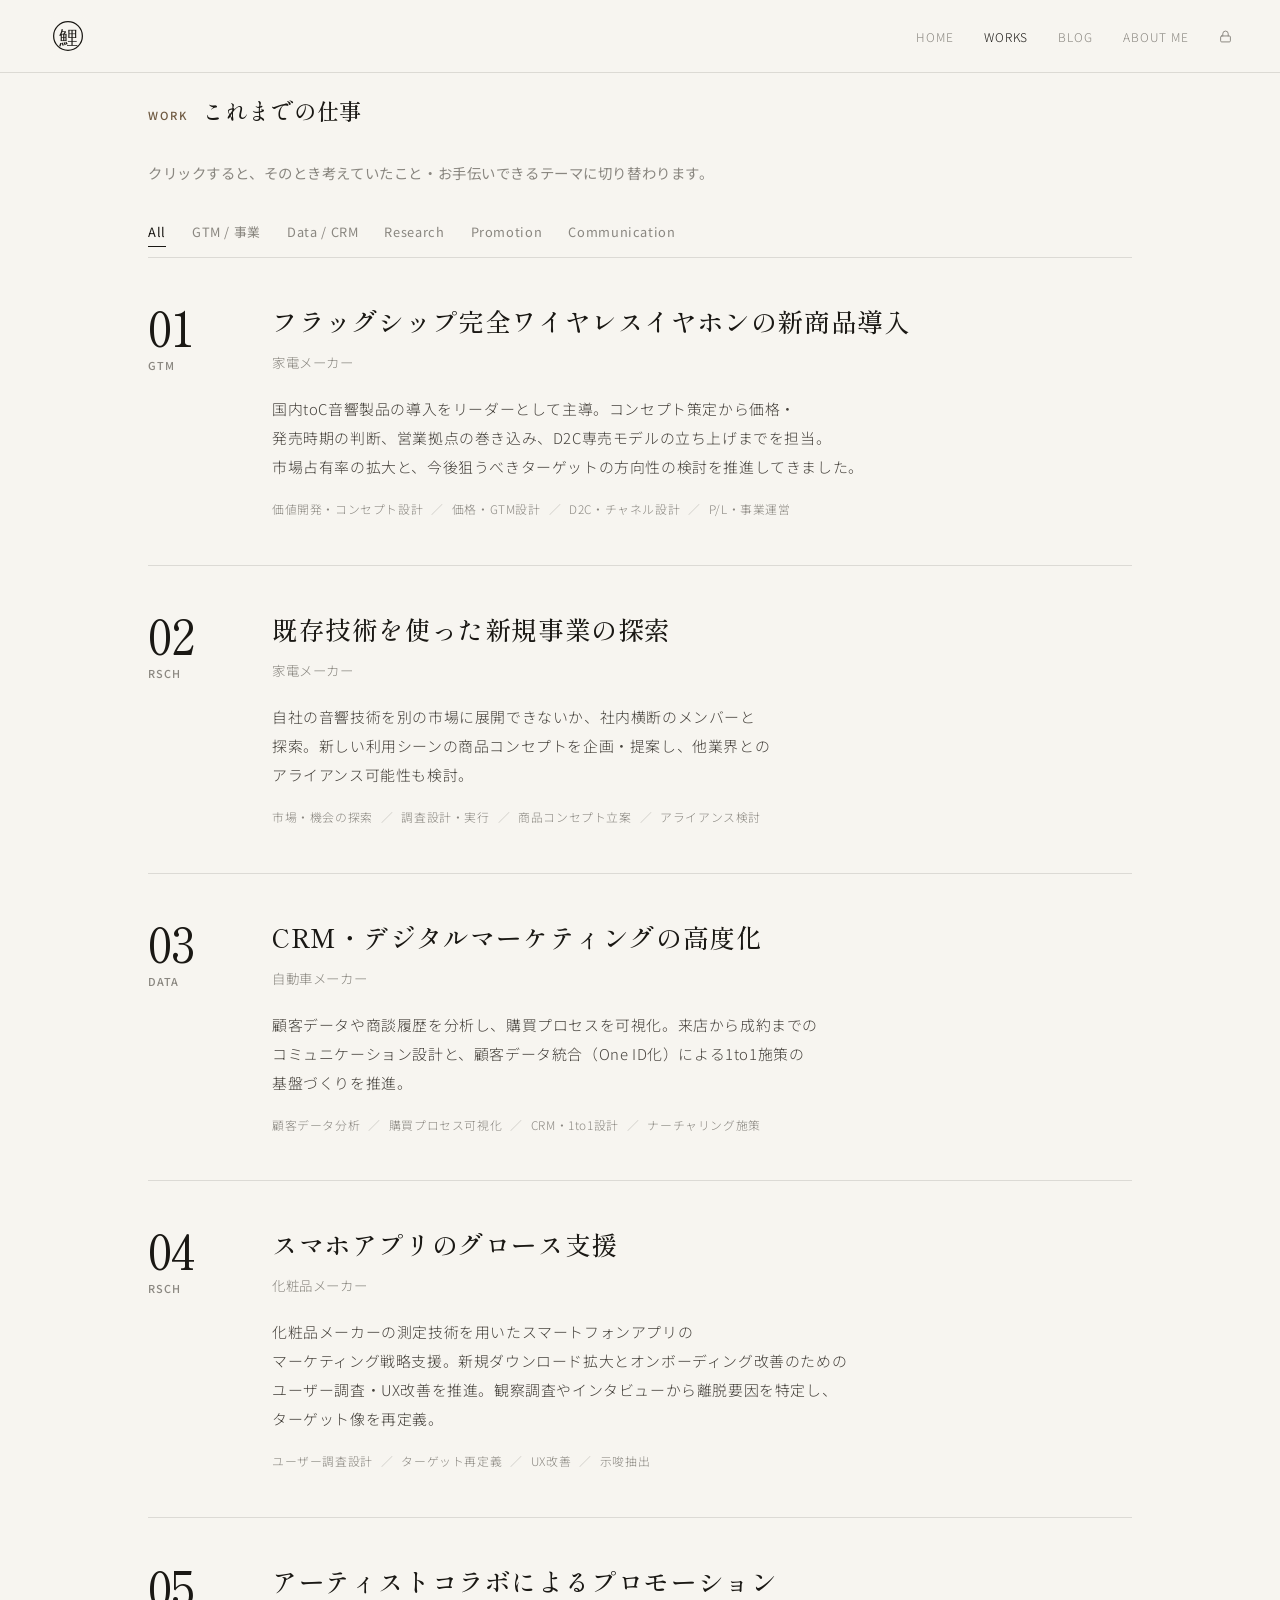
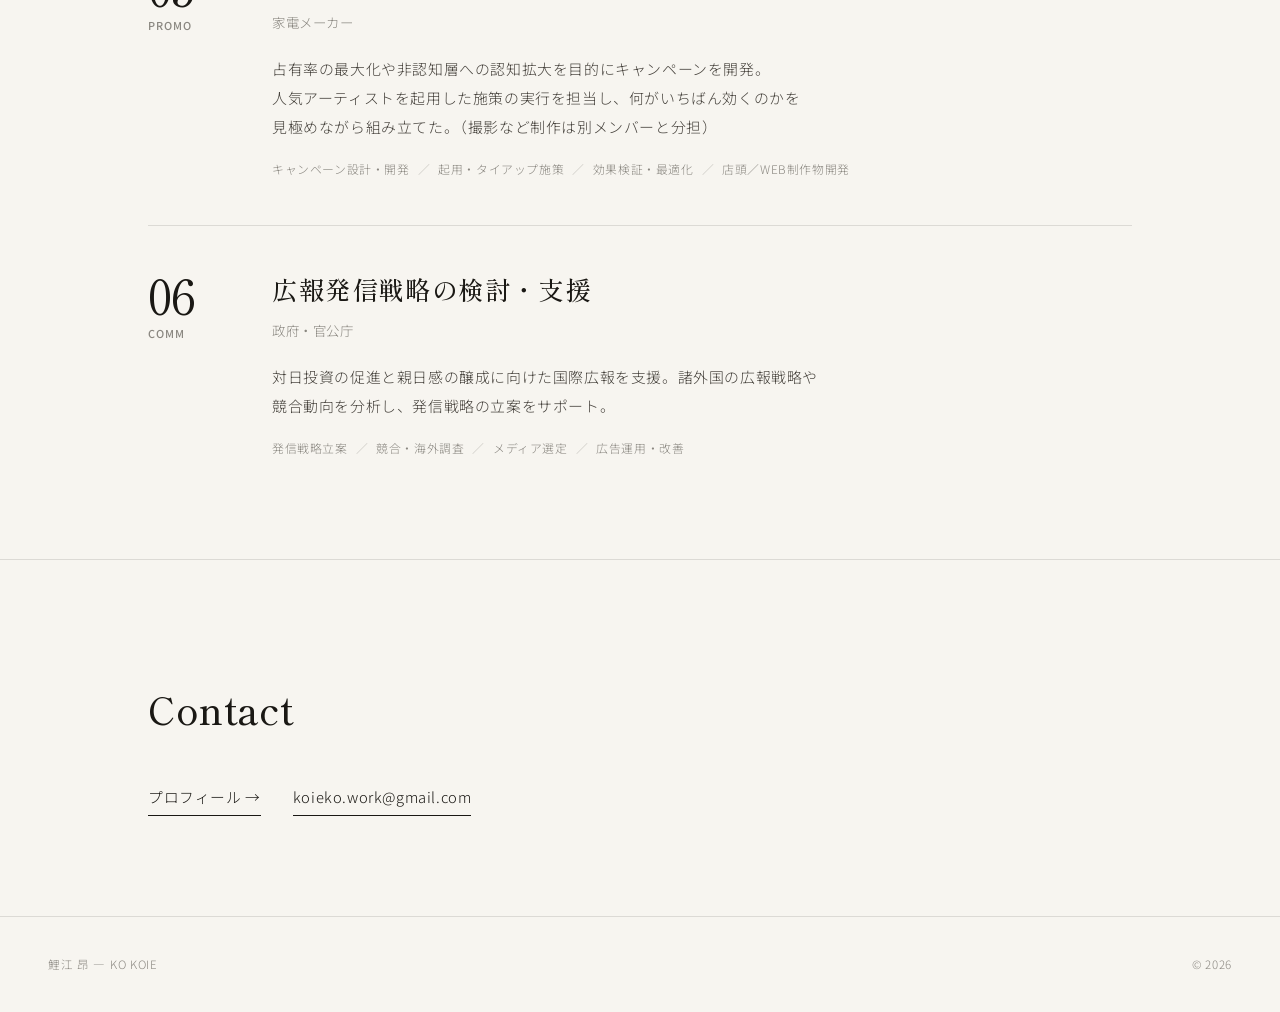
<file: work.html>
<!DOCTYPE html>
<html lang="ja">
<head>
<meta charset="UTF-8">
<meta name="viewport" content="width=device-width, initial-scale=1.0">
<meta name="color-scheme" content="light only">
<meta name="supported-color-schemes" content="light">
<title>Work — 実績・これまでの仕事 ｜ 鯉江 昂</title>
<meta name="description" content="鯉江 昂の実績・これまでの仕事。各案件の表（事実）と裏（考えていたこと・お手伝いできること）を、クリックで切り替えて見られます。">
<link rel="canonical" href="https://koieko.com/work.html">
<meta property="og:type" content="website">
<meta property="og:site_name" content="鯉江 昂 — KO KOIE">
<meta property="og:title" content="Work — 実績・これまでの仕事 ｜ 鯉江 昂">
<meta property="og:description" content="鯉江 昂の実績・これまでの仕事。各案件の表（事実）と裏（お手伝いできること）をクリックで切り替えて見られます。">
<meta property="og:url" content="https://koieko.com/work.html">
<meta property="og:image" content="https://koieko.com/ogp.png">
<meta property="og:image:width" content="1200">
<meta property="og:image:height" content="630">
<meta property="og:image:alt" content="「鯉」の漢字を丸で囲んだロゴマークと、鯉江 昂 — KO KOIE / Marketing の文字">
<meta property="og:locale" content="ja_JP">
<meta name="twitter:card" content="summary_large_image">
<meta name="twitter:title" content="Work — 実績・これまでの仕事 ｜ 鯉江 昂">
<meta name="twitter:description" content="鯉江 昂の実績・これまでの仕事。各案件の表と裏をクリックで切り替えて見られます。">
<meta name="twitter:image" content="https://koieko.com/ogp.png">
<link rel="icon" href="favicon.svg" type="image/svg+xml">
<link rel="icon" href="favicon.png" sizes="any">
<link rel="apple-touch-icon" href="favicon.png">
<link rel="preconnect" href="https://fonts.googleapis.com">
<link rel="preconnect" href="https://fonts.gstatic.com" crossorigin>
<link href="https://fonts.googleapis.com/css2?family=Noto+Sans+JP:wght@300;400;500;700&family=Noto+Serif+JP:wght@400;500&family=Shippori+Mincho:wght@400;500&display=swap&subset=japanese,latin" rel="stylesheet">
<link rel="stylesheet" href="assets/style.css">
</head>
<body class="loading">

<div id="loader">
  <div class="ld">
    <svg class="ld-ring" viewBox="0 0 100 100" aria-hidden="true"><circle cx="50" cy="50" r="46"/></svg>
    <span class="ld-kanji">鯉</span>
  </div>
</div>

<nav id="nav">
  <a class="brand" href="/" aria-label="Like Chameleon — Home">
    <span class="brand-mark"><img src="favicon.svg" width="40" height="40" alt="" aria-hidden="true" draggable="false"></span>
  </a>
  <ul class="lk">
    <li><a href="/">Home</a></li>
    <li><a href="work.html" class="cur">Works</a></li>
    <li><a href="blog.html">Blog</a></li>
    <li><a href="info.html">About me</a></li>
    <li class="lk-lock"><a href="aikotoba.html" aria-label="tools" title="tools"><svg xmlns="http://www.w3.org/2000/svg" width="13" height="13" viewBox="0 0 24 24" fill="none" stroke="currentColor" stroke-width="1.8" stroke-linecap="round" stroke-linejoin="round" aria-hidden="true" style="display:inline-block;vertical-align:-1px"><rect x="3" y="11" width="18" height="11" rx="2"/><path d="M7 11V7a5 5 0 0 1 10 0v4"/></svg></a></li>
  </ul>
</nav>

<section id="work" class="page-top">
  <div class="wrap">
    <div class="label"><span class="idx">WORK</span><h2>これまでの仕事</h2></div>
    <p class="lead-note"><span class="note-pc">クリックすると、そのとき考えていたこと・お手伝いできるテーマに切り替わります。</span><span class="note-sp">端末を傾けると、そのとき考えていたこと・お手伝いできるテーマに切り替わります。</span></p>

    <div class="filters" id="filters">
      <button class="active" data-f="all">All</button>
      <button data-f="gtm">GTM / 事業</button>
      <button data-f="data">Data / CRM</button>
      <button data-f="research">Research</button>
      <button data-f="promo">Promotion</button>
      <button data-f="comm">Communication</button>
    </div>

    <div id="worklist">

      <!-- 01 GTM -->
      <div class="work" data-cat="gtm" id="az100">
        <div class="face">
          <div class="ttl">— 考えていたこと、そしてお手伝いできること</div>
          <div class="aim">担当していた領域は、商品の特性上スペックで語りがちな世界です。でも本当に効くのは「どう届けるか」の設計。価値そのものを磨くところから、それが一番伝わる売り方・タイミングまで、通しで考える。価値開発から価値の届け方まで、一緒に設計するお手伝いができます。</div>
        </div>
        <div class="work-inner">
          <div class="no front">01<small>GTM</small></div>
          <div class="front">
            <h3>フラッグシップ完全ワイヤレスイヤホンの新商品導入</h3>
            <div class="client">家電メーカー</div>
            <div class="desc">国内toC音響製品の導入をリーダーとして主導。コンセプト策定から価格・発売時期の判断、営業拠点の巻き込み、D2C専売モデルの立ち上げまでを担当。市場占有率の拡大と、今後狙うべきターゲットの方向性の検討を推進してきました。</div>
            <div class="tags"><span>価値開発・コンセプト設計</span><span>価格・GTM設計</span><span>D2C・チャネル設計</span><span>P/L・事業運営</span></div>
          </div>
        </div>
      </div>

      <!-- 02 Research -->
      <div class="work" data-cat="research" id="pivot">
        <div class="face">
          <div class="ttl">— 考えていたこと、そしてお手伝いできること</div>
          <div class="aim">いまの市場の延長で考えるとレッドオーシャンでも、シーンを変えると価値になることがあります。眠っている機会を、ユーザーの声から探す。目的に合わせた調査の設計から、調査会社のネットワークを使った実行、関係者が多いプロジェクトの社内調整まで、ひと通り動けます。</div>
        </div>
        <div class="work-inner">
          <div class="no front">02<small>RSCH</small></div>
          <div class="front">
            <h3>既存技術を使った新規事業の探索</h3>
            <div class="client">家電メーカー</div>
            <div class="desc">自社の音響技術を別の市場に展開できないか、社内横断のメンバーと探索。新しい利用シーンの商品コンセプトを企画・提案し、他業界とのアライアンス可能性も検討。</div>
            <div class="tags"><span>市場・機会の探索</span><span>調査設計・実行</span><span>商品コンセプト立案</span><span>アライアンス検討</span></div>
          </div>
        </div>
      </div>

      <!-- 03 Data / CRM -->
      <div class="work" data-cat="data" id="crm">
        <div class="face">
          <div class="ttl">— 考えていたこと、そしてお手伝いできること</div>
          <div class="aim">経験や勘によってなされる判断は、構造化されていないだけでとても重要な基準。暗黙知として用いられてきたものを「判断できる状態」にするため、顧客や営業のレポートから変数を特定。どの顧客の動きが成約につながるのかをデータで見える形にし、施策と成果の関係を確かめられるようにする。既存のデータセットを活かしたナーチャリング配信の検討など、デジタルマーケティング周りのお手伝いができます。</div>
        </div>
        <div class="work-inner">
          <div class="no front">03<small>DATA</small></div>
          <div class="front">
            <h3>CRM・デジタルマーケティングの高度化</h3>
            <div class="client">自動車メーカー</div>
            <div class="desc">顧客データや商談履歴を分析し、購買プロセスを可視化。来店から成約までのコミュニケーション設計と、顧客データ統合（One ID化）による1to1施策の基盤づくりを推進。</div>
            <div class="tags"><span>顧客データ分析</span><span>購買プロセス可視化</span><span>CRM・1to1設計</span><span>ナーチャリング施策</span></div>
          </div>
        </div>
      </div>

      <!-- 04 Research -->
      <div class="work" data-cat="research" id="app">
        <div class="face">
          <div class="ttl">— 考えていたこと、そしてお手伝いできること</div>
          <div class="aim">誰に届けるかを、もう一度定義し直す仕事でした。ユーザーを観察すると、作り手が想定していた像とは違う人たちが見えてくる。単純な調査だけでなく、複数の調査手法を掛け合わせた設計を、調べたい目的に合わせて定義して実行し、有効な示唆を抽出します。</div>
        </div>
        <div class="work-inner">
          <div class="no front">04<small>RSCH</small></div>
          <div class="front">
            <h3>スマホアプリのグロース支援</h3>
            <div class="client">化粧品メーカー</div>
            <div class="desc">化粧品メーカーの測定技術を用いたスマートフォンアプリのマーケティング戦略支援。新規ダウンロード拡大とオンボーディング改善のためのユーザー調査・UX改善を推進。観察調査やインタビューから離脱要因を特定し、ターゲット像を再定義。</div>
            <div class="tags"><span>ユーザー調査設計</span><span>ターゲット再定義</span><span>UX改善</span><span>示唆抽出</span></div>
          </div>
        </div>
      </div>

      <!-- 05 キャンペーン設計・開発 -->
      <div class="work" data-cat="promo" id="perfume">
        <div class="face">
          <div class="ttl">— 考えていたこと、そしてお手伝いできること</div>
          <div class="aim">同じ起用でも、ムービーで魅せるか、特典で動かすか、限定コンテンツで熱量の高い人に深く届けるか、効き方は違います。一つの施策に賭けるより、反応を見ながら組み合わせていく。ブランドが持つストーリーや哲学を壊さずに、効果的な販促策の検討や店頭／WEB制作物の開発までお手伝いできます。</div>
        </div>
        <div class="work-inner">
          <div class="no front">05<small>PROMO</small></div>
          <div class="front">
            <h3>アーティストコラボによるプロモーション</h3>
            <div class="client">家電メーカー</div>
            <div class="desc">占有率の最大化や非認知層への認知拡大を目的にキャンペーンを開発。人気アーティストを起用した施策の実行を担当し、何がいちばん効くのかを見極めながら組み立てた。（撮影など制作は別メンバーと分担）</div>
            <div class="tags"><span>キャンペーン設計・開発</span><span>起用・タイアップ施策</span><span>効果検証・最適化</span><span>店頭／WEB制作物開発</span></div>
          </div>
        </div>
      </div>

      <!-- 06 Communication -->
      <div class="work" data-cat="comm" id="japangov">
        <div class="face">
          <div class="ttl">— 考えていたこと、そしてお手伝いできること</div>
          <div class="aim">関係者がとても多いプロジェクトで、全員が同じ絵を見られる状態をつくることを意識していました。発信ターゲットに合わせたメディア選定や広告パフォーマンスの改善に向けた伴走、Google Analytics・Looker Studioを用いた定常レポーティングの経験があります。</div>
        </div>
        <div class="work-inner">
          <div class="no front">06<small>COMM</small></div>
          <div class="front">
            <h3>広報発信戦略の検討・支援</h3>
            <div class="client">政府・官公庁</div>
            <div class="desc">対日投資の促進と親日感の醸成に向けた国際広報を支援。諸外国の広報戦略や競合動向を分析し、発信戦略の立案をサポート。</div>
            <div class="tags"><span>発信戦略立案</span><span>競合・海外調査</span><span>メディア選定</span><span>広告運用・改善</span></div>
          </div>
        </div>
      </div>

    </div>
  </div>
</section>

<section id="contact" class="contact">
  <div class="wrap">
    <div class="big">Contact</div>
    <div class="links">
      <a href="info.html">プロフィール →</a>
      <a class="copy-mail" href="mailto:koieko.work@gmail.com" data-mail="koieko.work@gmail.com" title="クリックでメールアドレスをコピー">koieko.work@gmail.com</a>
    </div>
  </div>
</section>

<footer>
  <span>鯉江 昂 — KO KOIE</span><span>© 2026</span>
</footer>

<script src="assets/site.js"></script>
<script src="assets/work.js"></script>
</body>
</html>
</file>
<file: assets/style.css>
/* =========================================================
   鯉江 昂 — Portfolio  共通スタイル（全ページ統一）
   紙色(#f7f5f0) / 黒文字(#1a1814) / 細いセピアのアクセント。
   ダークでも常にライト固定。フォントは Noto Sans JP / Shippori Mincho。
   ========================================================= */
:root{
  --paper:#f7f5f0;
  --ink:#1a1814;
  --ink2:#8a8780;
  --line:rgba(26,24,20,0.12);
  --sepia:#6f5a42;
  --reveal-bg:#efe7d7;
  --reveal-ink:#3a3024;
  --display:'Shippori Mincho','Noto Serif JP',serif;
  color-scheme:light;
}
*{margin:0;padding:0;box-sizing:border-box}
html{scroll-behavior:smooth;color-scheme:light;}
body{
  background:var(--paper);
  color:var(--ink);
  font-family:'Noto Sans JP',sans-serif;
  font-weight:300;line-height:2;font-size:15px;letter-spacing:.04em;
  -webkit-font-smoothing:antialiased;
  min-height:100vh;
}
::selection{background:var(--ink);color:var(--paper);}
a{color:inherit;text-decoration:none;}

/* ---- 改行の最適化（日本語の不自然な途中改行を抑える） ---- */
/* 文節単位で折る（対応ブラウザのみ。非対応は無視され崩れない）＋行頭の小書き仮名を避ける */
.hero-name,.hero-desc,.label h2,.lead-note,.work h3,.work .desc,.work .face .aim,
.post h3,.prof p,.tl .tl-body p,.contact .big{
  word-break:auto-phrase;
  line-break:strict;
}
/* 見出しは行長を均等に、本文は泣き別れ（最終行に1語）を防ぐ */
.hero-name,.label h2,.work h3,.post h3,.contact .big{text-wrap:balance;}
.hero-desc,.work .desc,.work .face .aim,.prof p,.tl .tl-body p,.lead-note{text-wrap:pretty;}
.wrap{max-width:1080px;margin:0 auto;padding:0 48px;}
@media(max-width:640px){.wrap{padding:0 24px;}}

/* ---- ローディング（「鯉」を丸で囲む・円を一周描く／装飾ゼロ） ---- */
#loader{position:fixed;inset:0;z-index:200;background:var(--paper);display:flex;flex-direction:column;align-items:center;justify-content:center;transition:opacity .8s cubic-bezier(.2,.7,.2,1),visibility .8s;}
#loader.done{opacity:0;visibility:hidden;}
#loader .ld{position:relative;width:128px;height:128px;display:flex;align-items:center;justify-content:center;}
.ld-ring{position:absolute;inset:0;width:100%;height:100%;transform:rotate(-90deg);overflow:visible;}
.ld-ring circle{fill:none;stroke:var(--ink);stroke-width:1.3;stroke-linecap:round;stroke-dasharray:289;stroke-dashoffset:289;animation:ldraw 1.9s .1s cubic-bezier(.45,.05,.3,1) forwards;}
@keyframes ldraw{to{stroke-dashoffset:0;}}
.ld-kanji{font-family:var(--display);font-size:2.7rem;font-weight:500;color:var(--ink);opacity:0;transform:scale(.94);animation:ldkanji .8s 1.2s cubic-bezier(.2,.7,.2,1) forwards;}
@keyframes ldkanji{to{opacity:1;transform:none;}}
/* スマホ傾き許可の案内＋OK（iOS未許可のときだけ JS が挿入） */
.ld-ask{margin-top:36px;max-width:300px;padding:0 24px;text-align:center;opacity:0;transform:translateY(10px);transition:opacity .6s ease,transform .6s cubic-bezier(.2,.7,.2,1);}
.ld-ask.show{opacity:1;transform:none;}
.ld-ask-txt{font-size:.82rem;font-weight:300;line-height:1.95;letter-spacing:.04em;color:var(--ink2);margin-bottom:20px;}
.ld-ask-ok{font-family:inherit;font-size:.78rem;font-weight:400;letter-spacing:.12em;text-transform:uppercase;color:var(--paper);background:var(--ink);border:none;border-radius:2px;padding:12px 44px;cursor:pointer;transition:opacity .2s;}
.ld-ask-ok:hover{opacity:.8;}
.ld-ask-ok:disabled{opacity:.45;cursor:default;}
body.loading{overflow:hidden;}

/* ---- 共通ヘッダー（鯉○ロゴ＋Home/Work/Blog/About me） ---- */
nav{position:fixed;top:0;left:0;right:0;z-index:100;padding:16px 48px;display:flex;justify-content:space-between;align-items:center;border-bottom:.5px solid var(--line);background:rgba(247,245,240,.85);backdrop-filter:blur(12px);}
.brand{display:inline-flex;align-items:center;color:var(--ink);}
.brand-mark{display:inline-flex;width:40px;height:40px;}
.brand-mark svg,.brand-mark img{width:100%;height:100%;display:block;user-select:none;-webkit-user-select:none;-webkit-user-drag:none;pointer-events:none;}
.lk{display:flex;gap:30px;list-style:none;}
.lk a{font-size:12px;font-weight:300;letter-spacing:.08em;text-transform:uppercase;color:var(--ink2);transition:color .2s;}
.lk a:hover,.lk a.cur{color:var(--ink);}
@media(max-width:640px){nav{padding:13px 22px;}.brand-mark{width:36px;height:36px;}.lk{gap:16px;}.lk a{font-size:11px;letter-spacing:.05em;}}

/* ---- ページ共通の上部余白（固定ナビ分） ---- */
.page-top{padding-top:72px;}
.page-top > .wrap > .label:first-child{padding-top:16px;}

/* ---- ヒーロー（TOP：左テキスト／右に画像を背景的に溶け込ませる） ---- */
.hero{min-height:100vh;position:relative;overflow:hidden;display:flex;align-items:flex-end;}
.hero-left{position:relative;z-index:2;width:56%;max-width:640px;padding:120px 48px 90px;}
.hero-label{font-size:11px;font-weight:300;letter-spacing:.15em;text-transform:uppercase;color:var(--ink2);margin-bottom:20px;opacity:0;animation:fadeUp .8s .2s forwards;}
.hero-name{font-family:var(--display);font-size:clamp(52px,8.5vw,88px);font-weight:500;line-height:1.06;letter-spacing:-.01em;color:var(--ink);margin-bottom:36px;opacity:0;animation:fadeUp .8s .4s forwards;}
.hero-desc{font-size:14px;font-weight:300;line-height:2;color:var(--ink2);margin-bottom:48px;opacity:0;animation:fadeUp .8s .6s forwards;}
.hero-actions{display:flex;gap:20px;align-items:center;opacity:0;animation:fadeUp .8s .8s forwards;}
.btn-primary{font-size:12px;font-weight:400;letter-spacing:.06em;text-transform:uppercase;color:var(--paper);background:var(--ink);border:none;padding:12px 28px;border-radius:2px;cursor:pointer;transition:opacity .2s;}
.btn-primary:hover{opacity:.75;}
.btn-link{font-size:12px;font-weight:300;letter-spacing:.06em;text-transform:uppercase;color:var(--ink2);transition:color .2s;}
.btn-link:hover{color:var(--ink);}
.chameleon-bg{position:absolute;right:-4%;bottom:-6%;width:64%;max-width:none;opacity:.3;mix-blend-mode:multiply;-webkit-mask-image:linear-gradient(to right,transparent 0%,#000 38%);mask-image:linear-gradient(to right,transparent 0%,#000 38%);animation:fadeCham 1.4s .3s both;pointer-events:none;}
/* ヒーロー：目を白く抜いたカメレオン＋瞳（黒丸）を重ね、傾き/マウスに追従させる */
.chameleon-bg .cham-base{display:block;width:100%;height:auto;}
.chameleon-bg .cham-pupil{position:absolute;left:52.6%;top:28.8%;width:2.2%;aspect-ratio:1/1;border-radius:50%;background:var(--ink);transform:translate(-50%,-50%);will-change:transform;}
@keyframes fadeUp{from{opacity:0;transform:translateY(16px);}to{opacity:1;transform:none;}}
@keyframes fadeCham{from{opacity:0;}to{opacity:.3;}}
/* 中間幅（タブレット〜小型PC）：画像が文字に被らないよう小さく・右へ寄せ、薄く */
@media(max-width:1080px){
  .chameleon-bg{width:52%;right:-2%;opacity:.22;}
  @keyframes fadeCham{from{opacity:0;}to{opacity:.22;}}
}
@media(max-width:760px){
  .hero{align-items:center;}
  .hero-left{width:100%;max-width:none;padding:150px 24px 80px;}
  .hero-name{font-size:clamp(44px,13vw,72px);}
  /* スマホ：背景としてフルに敷き、下方向にフェードして文字の可読性を確保 */
  .chameleon-bg{width:128%;right:-34%;bottom:2%;opacity:.14;-webkit-mask-image:linear-gradient(to bottom,transparent 0%,#000 60%);mask-image:linear-gradient(to bottom,transparent 0%,#000 60%);}
  @keyframes fadeCham{from{opacity:0;}to{opacity:.14;}}
}

/* ---- セクション見出し ---- */
.label{display:flex;align-items:baseline;gap:14px;padding:40px 0 22px;}
.label .idx{font-size:.7rem;letter-spacing:.18em;color:var(--sepia);font-weight:500;}
.label h2{font-family:var(--display);font-size:1.4rem;font-weight:500;letter-spacing:.04em;}

/* ブログ冒頭・Work注記など 小さめのリード文（フォント統一） */
.lead-note{font-size:.9rem;font-weight:400;color:var(--ink2);letter-spacing:.04em;line-height:1.9;margin:4px 0 30px;}
/* Work注記：PCは「クリック」／タッチ端末は「傾けると」を出し分け */
.note-sp{display:none;}
@media (hover:none) and (pointer:coarse){
  .note-pc{display:none;}
  .note-sp{display:inline;}
}

/* ---- フィルター ---- */
.filters{display:flex;flex-wrap:wrap;gap:0;margin-bottom:10px;}
.filters button{font-family:inherit;font-size:.8rem;color:var(--ink2);letter-spacing:.05em;background:none;border:none;cursor:pointer;padding:6px 0;position:relative;transition:color .25s;}
.filters button:not(:last-child){margin-right:26px;}
.filters button::after{content:"";position:absolute;left:0;bottom:0;width:0;height:1px;background:var(--ink);transition:width .3s;}
.filters button:hover,.filters button.active{color:var(--ink);}
.filters button.active::after{width:100%;}

/* ---- 実績カード（二層構造ギミック） ---- */
.work{
  position:relative;border-top:1px solid var(--line);
  padding:44px 0;overflow:hidden;cursor:pointer;
  opacity:0;transform:translateY(30px);transition:opacity .8s cubic-bezier(.2,.7,.2,1),transform .8s cubic-bezier(.2,.7,.2,1);
}
.work.in{opacity:1;transform:none;}
.work.hide{display:none;}
.work-inner{display:grid;grid-template-columns:88px 1fr;gap:36px;align-items:start;position:relative;z-index:2;}
.work .no{font-family:var(--display);font-size:3rem;font-weight:400;line-height:1;letter-spacing:-.02em;transition:opacity .5s;}
.work .no small{display:block;font-family:'Noto Sans JP',sans-serif;font-size:.68rem;font-weight:500;color:var(--ink2);letter-spacing:.1em;margin-top:10px;}
.work h3{font-family:var(--display);font-size:clamp(1.2rem,2.6vw,1.6rem);font-weight:500;line-height:1.45;margin-bottom:10px;}
.work .client{font-size:.84rem;color:var(--ink2);margin-bottom:18px;}
.work .desc{color:#46423c;font-size:.93rem;line-height:1.95;max-width:600px;margin-bottom:16px;}
.work .tags{display:flex;flex-wrap:wrap;}
.work .tags span{font-size:.74rem;color:var(--ink2);}
.work .tags span:not(:last-child)::after{content:"／";margin:0 8px;opacity:.5;}

.work .face{
  position:absolute;inset:0;z-index:1;
  background:var(--reveal-bg);
  display:flex;flex-direction:column;justify-content:center;
  padding:44px 40px 44px 164px;
  opacity:0;transition:opacity .55s cubic-bezier(.2,.7,.2,1);
  pointer-events:none;
}
.work .face .ttl{font-size:.7rem;letter-spacing:.14em;color:var(--sepia);font-weight:500;margin-bottom:14px;}
.work .face .aim{font-size:clamp(.98rem,2vw,1.16rem);font-weight:400;line-height:1.95;color:var(--reveal-ink);max-width:700px;letter-spacing:.01em;}

/* 切り替えは「クロスフェードのみ」。横移動させず、ずれ・見切れを防ぐ */
.work .front{transition:opacity .45s cubic-bezier(.2,.7,.2,1);}
.work.peek .front{opacity:0;}
.work.peek .no{opacity:.12;}
.work.peek .face{opacity:1;}

@media(max-width:640px){
  .work .face{padding:40px 24px;}
  .work-inner{grid-template-columns:1fr;gap:14px;}
  .work .no{font-size:2.2rem;display:flex;align-items:baseline;gap:12px;}
  .work .no small{margin-top:0;}
}

/* ---- ブログ記事カード ---- */
.posts{display:grid;grid-template-columns:1fr 1fr 1fr;gap:22px;}
.post{display:flex;flex-direction:column;border:1px solid var(--line);border-radius:10px;background:#fffdf9;overflow:hidden;transition:border-color .25s,transform .25s,box-shadow .25s;}
.post:hover{border-color:rgba(26,24,20,.25);transform:translateY(-3px);box-shadow:0 8px 24px rgba(40,34,24,.07);}
.post-thumb{aspect-ratio:1280/670;overflow:hidden;background:var(--reveal-bg);}
.post-thumb img{width:100%;height:100%;object-fit:cover;display:block;transition:transform .4s cubic-bezier(.2,.7,.2,1);}
.post:hover .post-thumb img{transform:scale(1.04);}
.post-body{display:flex;flex-direction:column;gap:12px;padding:24px 24px 26px;flex:1;}
.post-tag{font-size:.68rem;letter-spacing:.1em;text-transform:uppercase;color:var(--sepia);font-weight:500;}
.post h3{font-family:var(--display);font-size:1.05rem;font-weight:500;line-height:1.6;flex:1;}
.post-more{font-size:.8rem;color:var(--ink2);letter-spacing:.03em;}
.post:hover .post-more{color:var(--ink);}
@media(max-width:760px){.posts{grid-template-columns:1fr;}}

/* ---- スキル ---- */
.skills-grid{display:grid;grid-template-columns:1fr 1fr;gap:56px;border-top:1px solid var(--line);padding-top:46px;}
.skills-grid h4{font-size:.8rem;font-weight:500;letter-spacing:.1em;color:var(--ink2);margin-bottom:22px;}
.skills-grid ul{list-style:none;}
.skills-grid li{font-size:.98rem;font-weight:300;padding:12px 0;border-bottom:1px solid var(--line);}
@media(max-width:640px){.skills-grid{grid-template-columns:1fr;gap:32px;}}

/* ---- プロフィール＋アバター ---- */
.prof-row{display:flex;gap:32px;align-items:center;border-top:1px solid var(--line);padding-top:46px;}
.prof-row .prof{flex:0 1 auto;}
.prof p{font-size:clamp(1rem,2vw,1.18rem);font-weight:300;line-height:2.05;max-width:720px;}
.avatar{width:132px;height:132px;flex-shrink:0;border-radius:50%;object-fit:cover;filter:grayscale(100%) contrast(1.02);mix-blend-mode:multiply;opacity:.92;}
/* 傾き/マウスで表情を切り替えるアバター（クロスフェード） */
.avatar-cham{position:relative;overflow:hidden;}
.avatar-cham .av-layer{position:absolute;inset:0;width:100%;height:100%;object-fit:cover;opacity:0;transition:opacity .5s ease;}
.avatar-cham .av-layer.is-on{opacity:1;}
@media(max-width:640px){.prof-row{flex-direction:column-reverse;align-items:flex-start;gap:26px;}.avatar{width:96px;height:96px;}}

/* ---- 経歴タイムライン ---- */
.timeline{position:relative;border-left:1px solid var(--line);margin:46px 0 0 6px;padding:6px 0 6px 30px;display:flex;flex-direction:column;gap:42px;}
.tl{position:relative;}
.tl::before{content:"";position:absolute;left:-35px;top:6px;width:9px;height:9px;border-radius:50%;background:var(--sepia);box-shadow:0 0 0 4px var(--paper);}
.tl .tl-yr{font-size:.68rem;letter-spacing:.16em;text-transform:uppercase;color:var(--sepia);font-weight:500;margin-bottom:9px;}
.tl .tl-body h4{font-family:var(--display);font-size:1.12rem;font-weight:500;margin-bottom:7px;letter-spacing:.02em;}
.tl .tl-body p{font-size:.9rem;color:var(--ink2);line-height:1.95;max-width:580px;}

/* ---- コンタクト ---- */
.contact{padding:120px 0 100px;border-top:1px solid var(--line);margin-top:56px;}
.contact .big{font-family:var(--display);font-size:clamp(1.5rem,4vw,2.4rem);font-weight:500;line-height:1.5;margin-bottom:44px;}
.contact .links{display:flex;gap:32px;flex-wrap:wrap;}
.contact .links a{font-size:.92rem;border-bottom:1px solid var(--ink);padding-bottom:4px;transition:opacity .2s,color .2s,border-color .2s;}
.contact .links a:hover{opacity:.5;}
.contact .links a.copy-mail{cursor:pointer;}
.contact .links a.copied{opacity:1;color:var(--sepia);border-color:var(--sepia);}

/* ---- フッター ---- */
footer{padding:36px 48px;border-top:1px solid var(--line);display:flex;justify-content:space-between;font-size:.72rem;color:var(--ink2);letter-spacing:.06em;}
@media(max-width:640px){footer{padding:28px 24px;}}

/* ---- ダークモード環境でも常にライト表示で固定 ---- */
@media (prefers-color-scheme: dark){
  html,body{background:#f7f5f0 !important;color:#1a1814 !important;}
  #loader{background:#f7f5f0 !important;}
  .ld-ring circle{stroke:#1a1814 !important;}
  .ld-kanji{color:#1a1814 !important;}
  nav{background:rgba(247,245,240,.85) !important;border-color:rgba(26,24,20,.12) !important;}
  .brand{color:#1a1814 !important;}
  .lk a{color:#8a8780 !important;}
  .lk a:hover,.lk a.cur{color:#1a1814 !important;}
  .hero-name,.label h2,.work h3,.work .no,.skills-grid li,.prof p,.contact .big,.post h3,.tl .tl-body h4{color:#1a1814 !important;}
  .hero-label,.hero-desc,.btn-link,.work .client,.work .desc,.work .tags span,.skills-grid h4,.post-more,.lead-note,.tl .tl-body p,.label .idx{color:#8a8780 !important;}
  .work .desc{color:#46423c !important;}
  .label .idx,.work .face .ttl,.post-tag,.tl .tl-yr{color:#6f5a42 !important;}
  .btn-primary{background:#1a1814 !important;color:#f7f5f0 !important;}
  .work .face{background:#efe7d7 !important;}
  .work .face .aim{color:#3a3024 !important;}
  .work,.skills-grid,.prof-row,.contact,footer,.post,.timeline{border-color:rgba(26,24,20,.12) !important;}
  .tl::before{box-shadow:0 0 0 4px #f7f5f0 !important;}
  .contact .links a{color:#1a1814 !important;border-color:#1a1814 !important;}
  .contact .links a.copied{color:#6f5a42 !important;border-color:#6f5a42 !important;}
  .avatar{filter:grayscale(100%) contrast(1.02) !important;}
}
</file>
